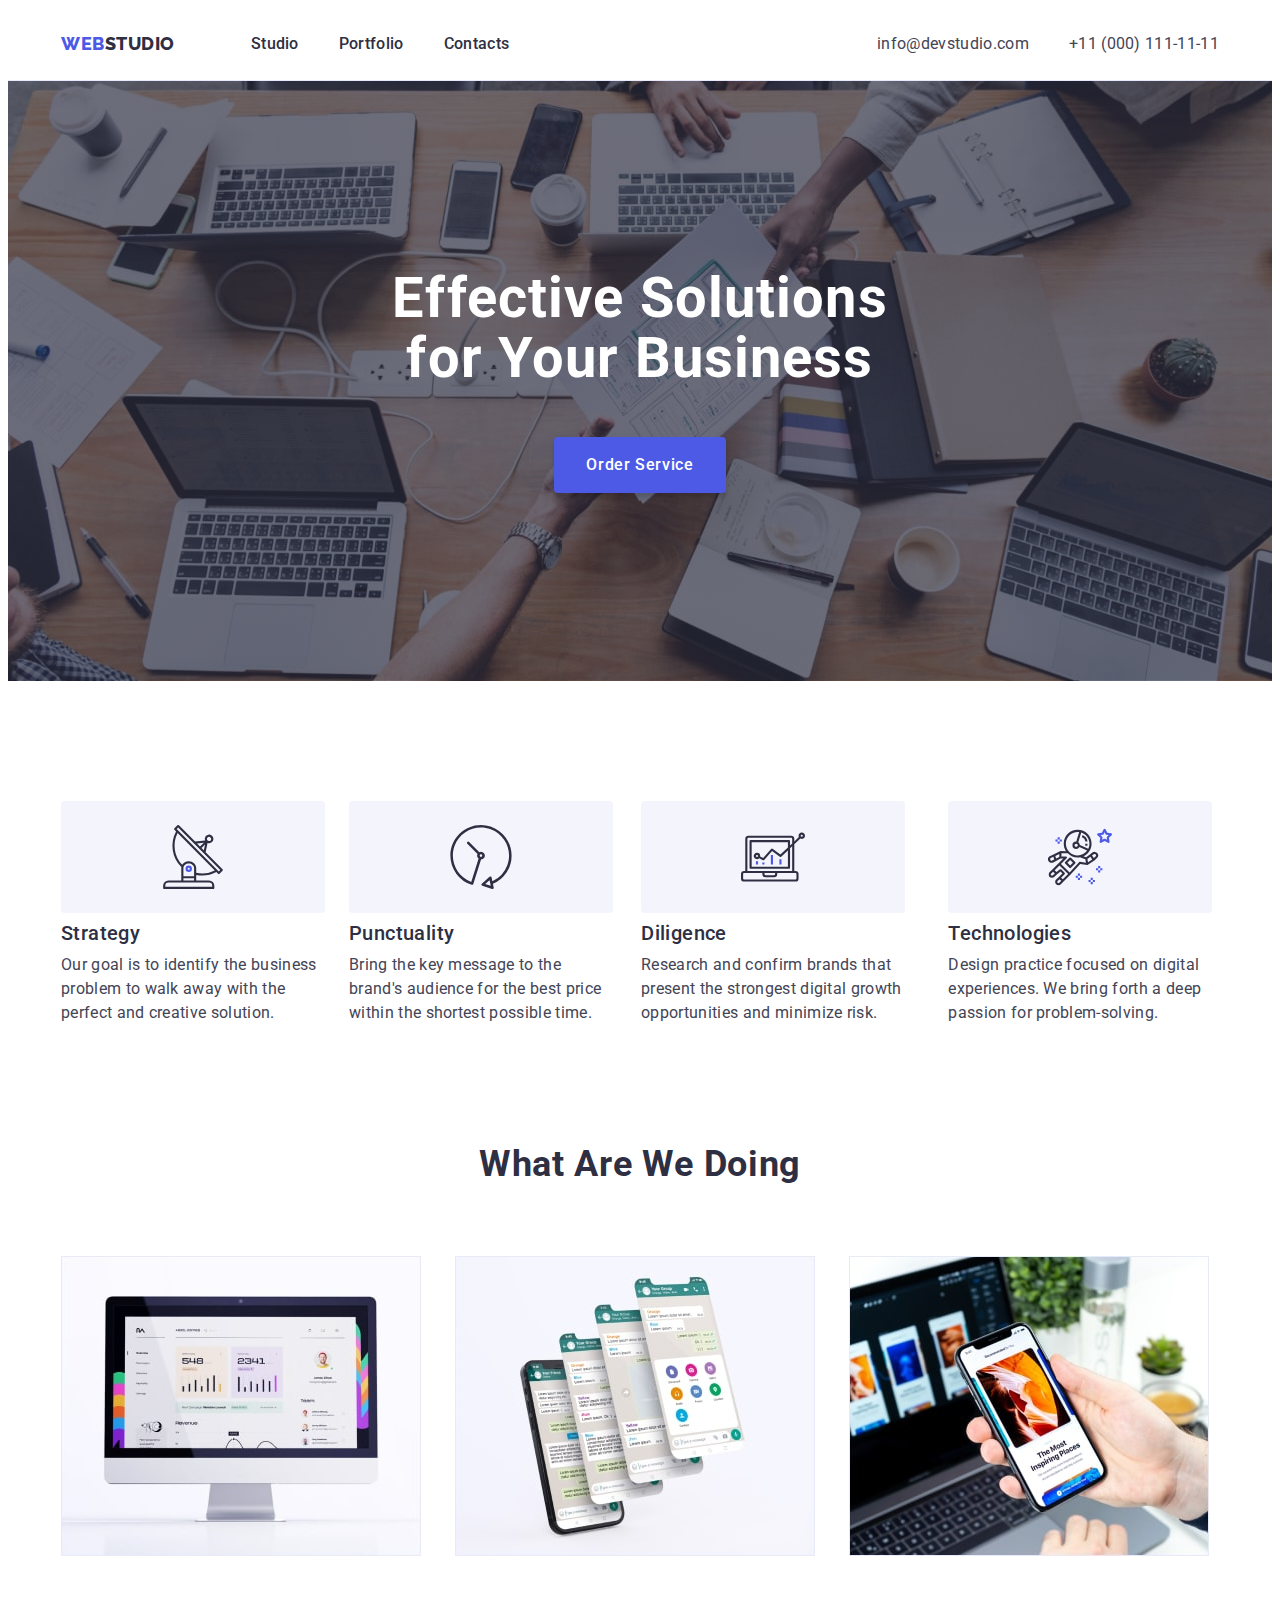
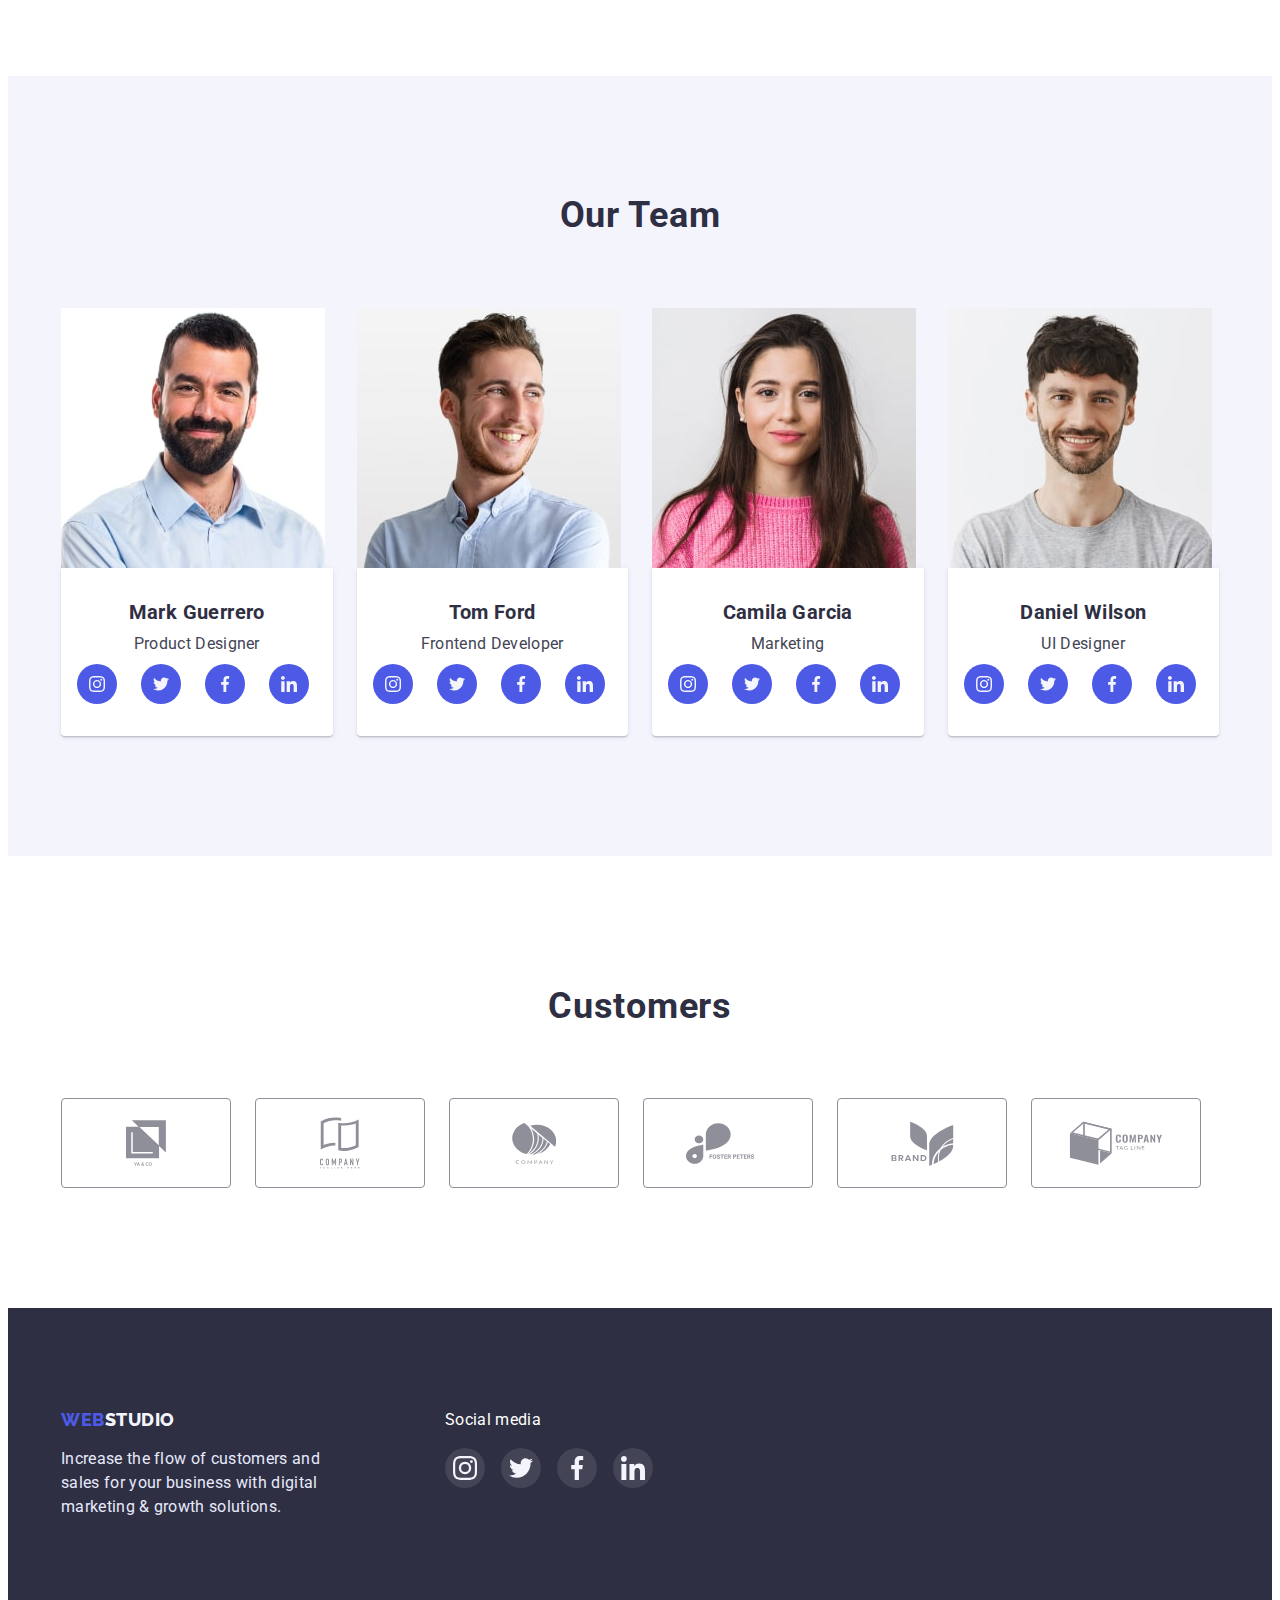
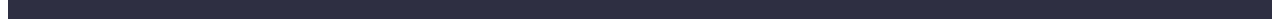
<file: index.html>
<!DOCTYPE html>  
<html lang="en">  
<head>
    <meta charset="UTF-8">
    <meta http-equiv="X-UA-Compatible" content="IE=edge">
    <meta name="viewport" content="width=device-width, initial-scale=1.0">
    <title>WebStudio</title>
    <link rel="stylesheet" href="https://cdnjs.cloudflare.com/ajax/libs/modern-normalize/1.1.0/modern-normalize.min.css" integrity="sha512-wpPYUAdjBVSE4KJnH1VR1HeZfpl1ub8YT/NKx4PuQ5NmX2tKuGu6U/JRp5y+Y8XG2tV+wKQpNHVUX03MfMFn9Q==" crossorigin="anonymous" referrerpolicy="no-referrer" />
    <link rel="stylesheet" href="./css/styles.css">
    <link rel="preconnect" href="https://fonts.googleapis.com">
<link rel="preconnect" href="https://fonts.gstatic.com" crossorigin>
<link href="https://fonts.googleapis.com/css2?family=Raleway:wght@800&family=Roboto:wght@400;500;700;900&display=swap" rel="stylesheet">
</head>
<body>
<!--Header-->
<header class="header"> 
    <div class="container page-header-container">
    <nav class="header-navigation">
            <a href="./index.html" class="logo logo-color-grey link"><span class="logo logo-color-blue link">Web</span>Studio</a>
        <ul class="header-list list">
            <li class="header-item"><a href="index.html" class="header-link link">Studio</a></li>
            <li class="header-item"><a href="portfolio.html" class="header-link link">Portfolio</a></li>
            <li class="header-item"><a href="#" class="header-link link">Contacts</a></li>
        </ul>
    </nav>
    <address class="header-address">
        <ul class="header-list list">
            <li><a href="mailto:info@devstudio.com" class="header-mail link">info@devstudio.com</a></li>
            <li><a href="tel:+110001111111" class="header-tel link">+11 (000) 111-11-11</a></li>
        </ul>
    </address>
    </div>
</header>
<!--/Header-->
    <main>
        <!--Hero Section-->
        <section class="hero"> 
            <div class="container">
            <h1 class="hero-title">Effective Solutions for Your Business</h1>
                <button type="button" class="hero-btn">Order Service</button>
            </div> 
        </section>
        <!--Hero Section-->

        <!--About Section-->
        <section class="about section">
            <div class="container">
            <h2 class="visually-hidden">Advantages</h2>
        <ul class="about-list list">
            <li class="about-item ">
                <h3 class="about-item-title ">Strategy</h3>
                <p class="about-item-list">Our goal is to identify the business problem to walk away with the perfect and creative solution.</p>
            </li>
            <li class="about-item">
                <h3 class="about-item-title">Punctuality</h3>
                <p class="about-item-list">Bring the key message to the brand's audience for the best price within the shortest possible time.</p>
            </li>
            <li class="about-item">
                <h3 class="about-item-title">Diligence</h3>
                <p class="about-item-list">Research and confirm brands that present the strongest digital growth opportunities and minimize risk.</p>
            </li>
            <li class="about-item">
                <h3 class="about-item-title">Technologies</h3>
                <p class="about-item-list">Design practice focused on digital experiences. We bring forth a deep passion for problem-solving.</p>
            </li> 
        </ul>
            </div>
        </section>
        <!--/About Section-->

        <!-- Section Services -->
        <section class="services">
            <div class="container">
            <h2 class="services-feature-title">What are we doing</h2>
            <ul class="services-item list">
                <li class="services-portfolio-item-img"><img src="./images/what-are-we-doing_1.jpg" alt="on the computer" width="360" height="300"></li>
                <li class="services-portfolio-item-img"><img src="./images/what-are-we-doing_2.jpg" alt="different topics" width="360" height="300"></li>
                <li class="services-portfolio-item-img"><img src="./images/what-are-we-doing_3.jpg" alt="different possibilities" width="360" height="300"></li>
            </ul>
            </div>
        </section>
        <!--/Section Services-->

        <!--Section Feature-->
        <section class="feature section">
            <div class="container">
            <h2 class="services-feature-title">Our Team</h2>
            <ul class="feature-list list">
                <li class="feature-item">
                <img 
                src="./images/avatar-1.jpg" 
                alt="Mark Guerrero"
                width="264" height="260">
                <div class="feature-card-content-item">
                <h3 class="feature-title-2">Mark Guerrero</h3>
                <p class="feture-subtitle">Product Designer</p>
                <ul class="social-list list">
                    <li class="social-list-item">
                        <a href="" class="social-list-link">
                            <svg class="social-list-icon" width="16" height="16">
                                <use href="./images/sprite.svg#instagram"></use>
                            </svg>
                        </a>
                    </li>
                    <li class="social-list-item">
                        <a href="" class="social-list-link">
                            <svg class="social-list-icon" width="16" height="16">
                                <use href="./images/sprite.svg#twitter"></use>
                            </svg>
                        </a>
                    </li>
                    <li class="social-list-item">
                        <a href="" class="social-list-link">
                            <svg class="social-list-icon" width="16" height="16">
                                <use href="./images/sprite.svg#facebook"></use>
                            </svg>
                        </a>
                    </li>
                    <li class="social-list-item">
                        <a href="" class="social-list-link">
                            <svg class="social-list-icon" width="16" height="16">
                                <use href="./images/sprite.svg#linkedin"></use>
                            </svg>
                        </a>
                    </li>
                </ul>
                </div>
                </li>

                <li class="feature-item">
                <img 
                src="./images/avatar-2.jpg" 
                alt="Tom Ford"
                width="264" height="260">
                <div class="feature-card-content-item">
                <h3 class="feature-title-2">Tom Ford</h3>
                <p class="feture-subtitle">Frontend Developer</p>
                <ul class="social-list list">
                    <li class="social-list-item">
                        <a href="" class="social-list-link">
                            <svg class="social-list-icon" width="16" height="16">
                                <use href="./images/sprite.svg#instagram"></use>
                            </svg>
                        </a>
                    </li>
                    <li class="social-list-item">
                        <a href="" class="social-list-link">
                            <svg class="social-list-icon" width="16" height="16">
                                <use href="./images/sprite.svg#twitter"></use>
                            </svg>
                        </a>
                    </li>
                    <li class="social-list-item">
                        <a href="" class="social-list-link">
                            <svg class="social-list-icon" width="16" height="16">
                                <use href="./images/sprite.svg#facebook"></use>
                            </svg>
                        </a>
                    </li>
                    <li class="social-list-item">
                        <a href="" class="social-list-link">
                            <svg class="social-list-icon" width="16" height="16">
                                <use href="./images/sprite.svg#linkedin"></use>
                            </svg>
                        </a>
                    </li>
                </ul>
                </div>
                </li>

                <li class="feature-item">
                <img 
                src="./images/avatar-3.jpg" 
                alt="Camila Garcia"
                width="264" height="260">
                <div class="feature-card-content-item">
                <h3 class="feature-title-2">Camila Garcia</h3>
                <p class="feture-subtitle">Marketing</p>
                <ul class="social-list list">
                    <li class="social-list-item">
                        <a href="" class="social-list-link">
                            <svg class="social-list-icon" width="16" height="16">
                                <use href="./images/sprite.svg#instagram"></use>
                            </svg>
                        </a>
                    </li>
                    <li class="social-list-item">
                        <a href="" class="social-list-link">
                            <svg class="social-list-icon" width="16" height="16">
                                <use href="./images/sprite.svg#twitter"></use>
                            </svg>
                        </a>
                    </li>
                    <li class="social-list-item">
                        <a href="" class="social-list-link">
                            <svg class="social-list-icon" width="16" height="16">
                                <use href="./images/sprite.svg#facebook"></use>
                            </svg>
                        </a>
                    </li>
                    <li class="social-list-item">
                        <a href="" class="social-list-link">
                            <svg class="social-list-icon" width="16" height="16">
                                <use href="./images/sprite.svg#linkedin"></use>
                            </svg>
                        </a>
                    </li>
                </ul>
                </div>
                </li>

                <li class="feature-item">
                <img 
                src="./images/avatar-4.jpg" 
                alt="Daniel Wilson"
                width="264" height="260">
                <div class="feature-card-content-item">
                <h3 class="feature-title-2">Daniel Wilson</h3>
                <p class="feture-subtitle">UI Designer</p>
                <ul class="social-list list">
                    <li class="social-list-item">
                        <a href="" class="social-list-link">
                            <svg class="social-list-icon" width="16" height="16">
                                <use href="./images/sprite.svg#instagram"></use>
                            </svg>
                        </a>
                    </li>
                    <li class="social-list-item">
                        <a href="" class="social-list-link">
                            <svg class="social-list-icon" width="16" height="16">
                                <use href="./images/sprite.svg#twitter"></use>
                            </svg>
                        </a>
                    </li>
                    <li class="social-list-item">
                        <a href="" class="social-list-link">
                            <svg class="social-list-icon" width="16" height="16">
                                <use href="./images/sprite.svg#facebook"></use>
                            </svg>
                        </a>
                    </li>
                    <li class="social-list-item">
                        <a href="" class="social-list-link">
                            <svg class="social-list-icon" width="16" height="16">
                                <use href="./images/sprite.svg#linkedin"></use>
                            </svg>
                        </a>
                    </li>
                </ul>
                </div>
                </li>
            </ul>
        </div>
        </section>
        <!--/Section Feature-->

        <!--Section Customers-->
        <section class="customers">
            <div class="container">
            <h2 class="customers-title">Customers</h2>
            <ul class="client-list list">
                <li class="client-list-item">
                    <a href="" class="client-list-link">
                        <svg class="client-list-icon" width="40" height="52">
                            <use href="./images/sprite.svg#client-1"></use>
                        </svg>
                    </a>
                </li>
                <li class="client-list-item">
                    <a href="" class="client-list-link">
                        <svg class="client-list-icon" width="40" height="52">
                            <use href="./images/sprite.svg#client-2"></use>
                        </svg>
                    </a>
                </li>
                <li class="client-list-item">
                    <a href="" class="client-list-link">
                        <svg class="client-list-icon" width="44" height="41">
                            <use href="./images/sprite.svg#client-3"></use>
                        </svg>
                    </a>
                </li>
                <li class="client-list-item">
                    <a href="" class="client-list-link">
                        <svg class="client-list-icon" width="84" height="41">
                            <use href="./images/sprite.svg#client-4"></use>
                        </svg>
                    </a>
                </li>
                <li class="client-list-item">
                    <a href="" class="client-list-link">
                        <svg class="client-list-icon" width="63" height="45">
                            <use href="./images/sprite.svg#client-5"></use>
                        </svg>
                    </a>
                </li>
                <li class="client-list-item">
                    <a href="" class="client-list-link">
                        <svg class="client-list-icon" width="94" height="44">
                            <use href="./images/sprite.svg#client-6"></use>
                        </svg>
                    </a>
                </li>
            </ul>
        </div>
        </section>
        <!--/Section Customers-->
    </main>
    <!--Footer-->
    <footer class="footer">
        <div class="container page-footer-container">
            <div class="footer-block">
        <a href="./index.html" class="logo logo-color-white link"><span class="logo logo-color-blue link">Web</span>Studio</a>
        <p class="footer-item">Increase the flow of customers and sales for your business with digital marketing & growth solutions.</p>
            </div>
            <div class="footer-icon">
                <p class="footer-icon-title">Social media</p>
                <ul class="footer-list list">
                    <li class="footer-list-item">
                        <a href="" class="footer-list-link">
                            <svg class="footer-list-icon" width="24" height="24">
                                <use href="./images/sprite.svg#instagram"></use>
                            </svg>
                        </a>
                    </li>
                    <li class="footer-list-item">
                        <a href="" class="footer-list-link">
                            <svg class="footer-list-icon" width="24" height="24">
                                <use href="./images/sprite.svg#twitter"></use>
                            </svg>
                        </a>
                    </li>
                    <li class="footer-list-item">
                        <a href="" class="footer-list-link">
                            <svg class="footer-list-icon" width="24" height="24">
                                <use href="./images/sprite.svg#facebook"></use>
                            </svg>
                        </a>
                    </li>
                    <li class="footer-list-item">
                        <a href="" class="footer-list-link">
                            <svg class="footer-list-icon" width="24" height="24">
                                <use href="./images/sprite.svg#linkedin"></use>
                            </svg>
                        </a>
                    </li>
                </ul>
            </div>
        </div>
    </footer>
    <!--/Footer-->
</body>
</html>
</file>
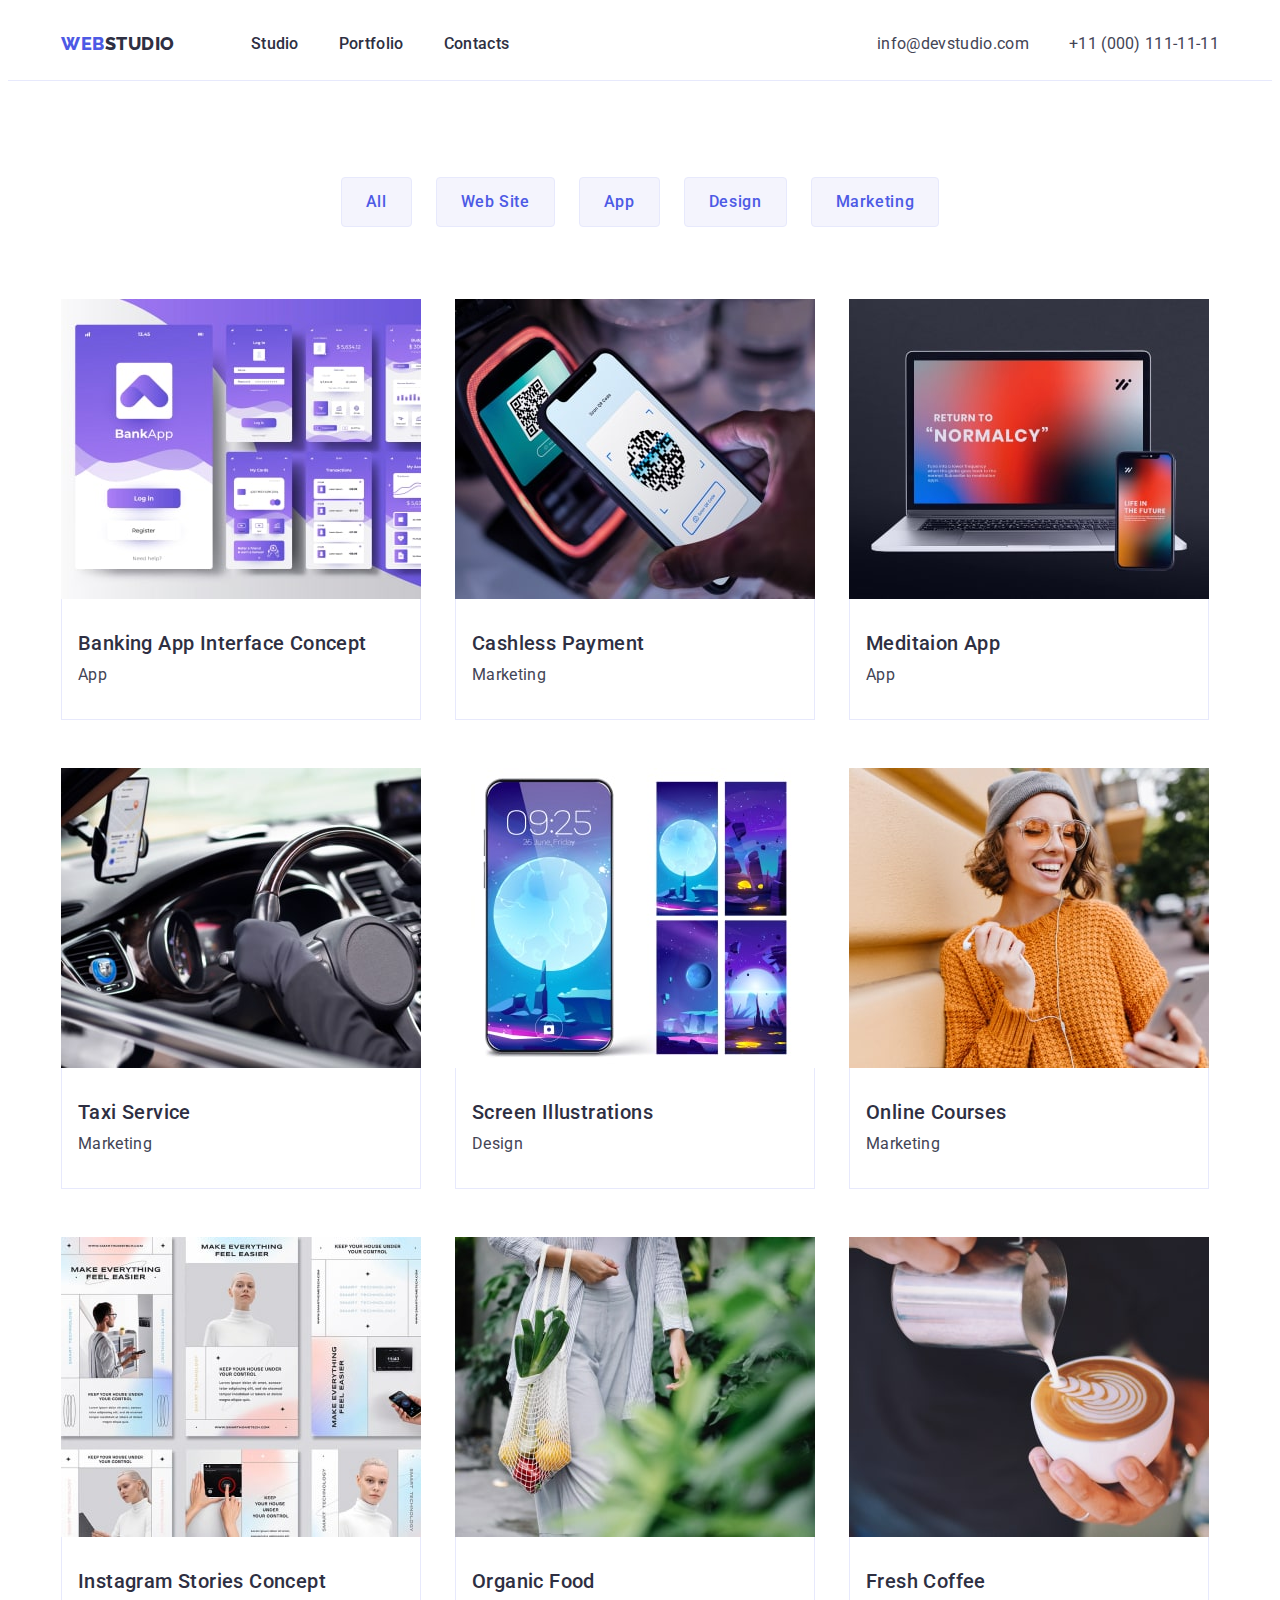
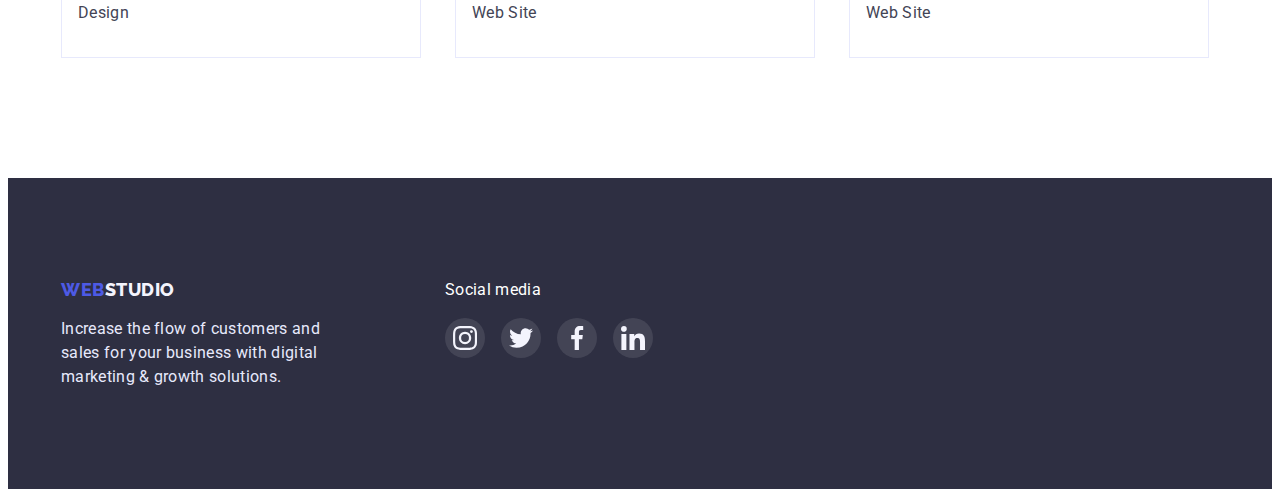
<file: portfolio.html>
<!DOCTYPE html>
<html lang="en">
<head>
    <meta charset="UTF-8">
    <meta http-equiv="X-UA-Compatible" content="IE=edge">
    <meta name="viewport" content="width=device-width, initial-scale=1.0">
    <title>Portfolio</title>
    <link rel="stylesheet" href="https://cdnjs.cloudflare.com/ajax/libs/modern-normalize/1.1.0/modern-normalize.min.css" integrity="sha512-wpPYUAdjBVSE4KJnH1VR1HeZfpl1ub8YT/NKx4PuQ5NmX2tKuGu6U/JRp5y+Y8XG2tV+wKQpNHVUX03MfMFn9Q==" crossorigin="anonymous" referrerpolicy="no-referrer"/>
    <link rel="stylesheet" href="./css/styles.css">
    <link rel="preconnect" href="https://fonts.googleapis.com">
<link rel="preconnect" href="https://fonts.gstatic.com" crossorigin>
<link href="https://fonts.googleapis.com/css2?family=Raleway:wght@800&family=Roboto:wght@400;500;700;900&display=swap" rel="stylesheet">
</head>
<body>
    <!--Header-->
<header class="header">
    <div class="container page-header-container">
    <nav class="header-navigation">
            <a href="./index.html" class="logo logo-color-grey link"><span class="logo logo-color-blue link">Web</span>Studio</a>
        <ul class="header-list list">
            <li class="header-item"><a href="index.html" class="header-link link">Studio</a></li>
            <li class="header-item"><a href="portfolio.html" class="header-link link">Portfolio</a></li>
            <li class="header-item"><a href="#" class="header-link link">Contacts</a></li>
        </ul>
    </nav>
    <address class="header-address">
        <ul class="header-list list">
            <li><a href="mailto:info@devstudio.com" class="header-mail link">info@devstudio.com</a></li>
            <li><a href="tel:+110001111111" class="header-tel link">+11 (000) 111-11-11</a></li>
        </ul>
    </address>
    </div>
</header>
<!--/Header-->
<main>
<!--Portfolio Section-->
<section class="portfolio">
    <div class="container">
    <h1 class="visually-hidden">Advantages</h1>
<ul class="btn-list list">
<li class="btn-item"><button type="button" class="btn-portfolio">All</button></li>
<li class="btn-item"><button type="button" class="btn-portfolio">Web Site</button></li>
<li class="btn-item"><button type="button" class="btn-portfolio">App</button></li>
<li class="btn-item"><button type="button" class="btn-portfolio">Design</button></li>
<li class="btn-item"><button type="button" class="btn-portfolio">Marketing</button></li>
</ul>

   <ul class="portfolio-list list">
    <li class="services-portfolio-item-img">
        <a href="" class="link portfolio-card">
        <img src="./images/img-potfolio-1.jpg" alt="img-potfolio-1" width="360" height="300">
            <div class="portfolio-card-content-item">
        <h2 class="portfolio-title">Banking App Interface Concept</h2>
        <p class="portfolio-subtitle">App</p>
            </div>
        </a>
    </li>

    <li class="services-portfolio-item-img">
        <a href="" class="link portfolio-card">
        <img src="./images/img-potfolio-2.jpg" alt="img-potfolio-2" width="360" height="300">
            <div class="portfolio-card-content-item">
        <h2 class="portfolio-title">Cashless Payment</h2>
        <p class="portfolio-subtitle">Marketing</p>
            </div>
        </a>
    </li>

    <li class="services-portfolio-item-img">
        <a href="" class="link portfolio-card">
        <img src="./images/img-potfolio-3.jpg" alt="img-potfolio-3" width="360" height="300">
            <div class="portfolio-card-content-item">
        <h2 class="portfolio-title">Meditaion App</h2>
        <p class="portfolio-subtitle">App</p>
            </div>
        </a>
    </li>

    <li class="services-portfolio-item-img">
        <a href="" class="link portfolio-card">
        <img src="./images/img-potfolio-4.jpg" alt="img-potfolio-4" width="360" height="300">
            <div class="portfolio-card-content-item">
        <h2 class="portfolio-title">Taxi Service</h2>
        <p class="portfolio-subtitle">Marketing</p>
            </div>
        </a>
    </li>

    <li class="services-portfolio-item-img">
        <a href="" class="link portfolio-card">
        <img src="./images/img-potfolio-5.jpg" alt="img-potfolio-5" width="360" height="300">
            <div class="portfolio-card-content-item">
        <h2 class="portfolio-title">Screen Illustrations</h2>
        <p class="portfolio-subtitle">Design</p>
            </div>
        </a>
    </li>

    <li class="services-portfolio-item-img">
        <a href="" class="link portfolio-card">

        <img src="./images/img-potfolio-6.jpg" alt="img-potfolio-6" width="360" height="300">
            <div class="portfolio-card-content-item">
        <h2 class="portfolio-title">Online Courses</h2>
        <p class="portfolio-subtitle">Marketing</p>
            </div>
        </a>
    </li>

    <li class="services-portfolio-item-img">
        <a href="" class="link portfolio-card">
        <img src="./images/img-potfolio-7.jpg" alt="img-potfolio-7" width="360" height="300">
            <div class="portfolio-card-content-item">
        <h2 class="portfolio-title">Instagram Stories Concept</h2>   
        <p class="portfolio-subtitle">Design</p>
            </div>
        </a>
    </li>

    <li class="services-portfolio-item-img">
        <a href="" class="link portfolio-card">
        <img src="./images/img-potfolio-8.jpg" alt="img-potfolio-8" width="360" height="300">
            <div class="portfolio-card-content-item">
        <h2 class="portfolio-title">Organic Food</h2>
        <p class="portfolio-subtitle">Web Site</p>
            </div>
        </a>
    </li>

    <li class="services-portfolio-item-img">
        <a href="" class="link portfolio-card">
        <img src="./images/img-potfolio-9.jpg" alt="img-potfolio-9" width="360" height="300">
            <div class="portfolio-card-content-item">
        <h2 class="portfolio-title">Fresh Coffee</h2>
        <p class="portfolio-subtitle">Web Site</p>
            </div>
        </a>
    </li>
   </ul>
</div>
</section>
<!--/Portfolio Section-->
</main>
<!--Footer-->
<footer class="footer">
    <div class="container page-footer-container">
        <div class="footer-block">
    <a href="./index.html" class="logo logo-color-white link"><span class="logo logo-color-blue link">Web</span>Studio</a>
    <p class="footer-item">Increase the flow of customers and sales for your business with digital marketing & growth solutions.</p>
        </div>
        <div class="footer-icon">
            <p class="footer-icon-title">Social media</p>
            <ul class="footer-list list">
                <li class="footer-list-item">
                    <a href="" class="footer-list-link">
                        <svg class="footer-list-icon" width="24" height="24">
                            <use href="./images/sprite.svg#instagram"></use>
                        </svg>
                    </a>
                </li>
                <li class="footer-list-item">
                    <a href="" class="footer-list-link">
                        <svg class="footer-list-icon" width="24" height="24">
                            <use href="./images/sprite.svg#twitter"></use>
                        </svg>
                    </a>
                </li>
                <li class="footer-list-item">
                    <a href="" class="footer-list-link">
                        <svg class="footer-list-icon" width="24" height="24">
                            <use href="./images/sprite.svg#facebook"></use>
                        </svg>
                    </a>
                </li>
                <li class="footer-list-item">
                    <a href="" class="footer-list-link">
                        <svg class="footer-list-icon" width="24" height="24">
                            <use href="./images/sprite.svg#linkedin"></use>
                        </svg>
                    </a>
                </li>
            </ul>
        </div>
    </div>
</footer>
<!--/Footer-->
</body>
</html>
</file>
<file: css/styles.css>
:root { 
    --main-title-color: #FFFFFF;
    --secondary-title-color: #2E2F42;
    --accent-color: #434455;
    --button-color-portfolio:#4D5AE5;
    --hover-color:#404BBF;
    --footer-item-background:#E7E9FC; 
    --footer-item-color:#F4F4FD;
    --client-list: #8E8F99;
    --footer-list-link: rgba(49, 208, 170, 1);
    --footer-list: rgba(255, 255, 255, 0.1);
    --card-shadow: 0px 1px 6px rgba(46, 47, 66, 0.08), 0px 1px 1px rgba(46, 47, 66, 0.16), 0px 2px 1px rgba(46, 47, 66, 0.08);
    --btn-shadow: 0px 4px 4px rgba(0, 0, 0, 0.15);
    --portfolio-card: 0px 4px 4px rgba(0, 0, 0, 0.25);
    --card-set-gap: 24px;
    --padding-hero-btn-portfolio-card: 16px;
    --margin-footer-item: 16px;
    --padding-header-btn-portfolio: 24px;
    --padding-hero-btn-feature-portfolio-card: 32px;
    --margine-about-feature-footer-portfolio-title: 8px;
    --margine-services-feature-title-portfolio-btn-list: 72px;
    --btn-radius: 4px;
    --section-pading: 120px;
    --border-radius: 50%;
}
h1,
h2,
h3,
h4,
h5,
h6,
p {
    margin: 0;
}
ul {
    margin: 0;
    padding-left: 0;
}
img {
    display: block;
}
button {
    cursor: pointer;
}
body {
    font-family: 'Roboto', sans-serif;
    color: var(--accent-color);
}
.container {
    width: 1158px;
    margin: 0 auto;
    padding: 0 15px;
}
.list {
    list-style-type: none;
}
.link {
    text-decoration: none;
}
.visually-hidden {
    position: absolute;
    width: 1px;
    height: 1px;
    margin: -1px;
    border: 0;
    padding: 0;
    
    white-space: nowrap;
    clip-path: inset(100%);
    clip: rect(0 0 0 0);
    overflow: hidden;
}
.section {
    padding: var(--section-pading) 0;
}

/*-----------------Header--------------------*/

.header {
    max-width: 1440px;
    margin: 0 auto;
    padding: var(--padding-header-btn-portfolio) 0;
    border-bottom: 1px solid var(--footer-item-background);
}
.page-header-container {
    display: flex;
    align-items: center;
    justify-content: space-between;
}
.header-navigation {
    display: flex;
    gap: 76px;
}
.logo:not(span) {
    font-family: 'Raleway';
    font-weight: 800;
    font-size: 18px;
    line-height: 1.3;
    letter-spacing: 0.03em;
    text-transform: uppercase;
}
.logo-color-grey {
    color: var(--secondary-title-color);
}
.logo-color-blue {
    color: var(--button-color-portfolio);
}
.logo-color-white {
    color: var(--footer-item-color);
}
.header-list {
    display: flex;  
    gap: 40px;
}
.header-link {
    font-weight: 500;
    font-size: 16px; 
    line-height: 1.5;
    letter-spacing: 0.02em;
    color: var(--secondary-title-color);
}
.header-link:hover,:focus {
    color: var(--hover-color);
    background: none;
    box-shadow: none;
}
.header-address {
    font-style: normal;
}
.header-mail {
    font-size: 16px;
    line-height: 1.5;
    letter-spacing: 0.02em;
    color: var(--accent-color);
}
.header-mail:hover,:focus {
    color: var(--hover-color);
    background: none;
    box-shadow: none;
}
.header-tel {
    font-size: 16px;
    line-height: 1.5;
    letter-spacing: 0.02em;
    color: var(--accent-color);
}
.header-tel:hover,:focus {
    color: var(--hover-color);
    background: none;
    box-shadow: none;
}

/*-----------------Hero--------------------*/

.hero {
    max-width: 1440px;
    margin: 0 auto;
    padding: 188px 0;
    text-align: center;
    background-size: cover;
    background-color: var(--secondary-title-color);
    background-image: linear-gradient(rgba(46, 47, 66, 0.7), rgba(46, 47, 66, 0.7)),
    url(../images/people-office.jpg); 
    background-position: center center;
    background-repeat: no-repeat;
}
.hero-title {
    font-size: 56px;
    line-height: 1.07;
    letter-spacing: 0.02em;
    color: var(--main-title-color);
    width: 496px;
    margin: 0 auto 48px;
}
.hero-btn {
    padding: var(--padding-hero-btn-portfolio-card) var(--padding-hero-btn-feature-portfolio-card);
    border-radius: var(--btn-radius);
    border: none;
    box-shadow: var(--btn-shadow);
    font-family: inherit;
    font-weight: 500;
    font-size: 16px;
    line-height: 1.5;
    letter-spacing: 0.04em;
    color: var(--main-title-color);
    background: var(--button-color-portfolio);
}
.hero-btn:hover {
    background: var(--hover-color);
}
.hero-btn:focus {
    background: var(--hover-color);
}

/*-----------------About--------------------*/

.about {

}
.about-list {
    display: flex;
    gap: var(--card-set-gap);
}
.about-item {
    
}
.about-item::before {
    content: '';
    display: block;
    width: 264px;
    height: 112px;
    background-repeat: no-repeat;
    background-position: center center;
    background-color: var(--footer-item-color);
    border-radius: var(--btn-radius);
}
.about-item:nth-child(1)::before {
    background-image: url('../images/antenna.svg');
}
.about-item:nth-child(2)::before {
    background-image: url('../images/vector.svg');
}
.about-item:nth-child(3)::before {
    background-image: url('../images/diagram.svg');
}
.about-item:nth-child(4)::before {
    background-image: url('../images/astronaut.svg');
}
.about-item-title {
    font-weight: 500;
    font-size: 20px;
    line-height: 1.2;
    letter-spacing: 0.02em;
    color: var(--secondary-title-color);
    margin: var(--margine-about-feature-footer-portfolio-title) 0;
}
.about-item-list {
    font-size: 16px;
    line-height: 1.5;
    letter-spacing: 0.02em;
    color: var(--accent-color);
}
/*-----------------Srevices--------------------*/

.services {
    padding-bottom: var(--section-pading);
}
.services-feature-title {
    font-size: 36px;
    line-height: 1.1;
    text-align: center;
    letter-spacing: 0.02em;
    text-transform: capitalize; 
    color: var(--secondary-title-color);
    margin-bottom: var(--margine-services-feature-title-portfolio-btn-list);
}
.services-item {
    display: flex;
    gap: var(--card-set-gap);
    
}
.services-portfolio-item-img {
    flex-basis: calc((100% - 48px) / 3);
}
/*-----------------Feature--------------------*/

.feature {
    max-width: 1440px;
    margin: 0 auto;
    background: var(--footer-item-color);
    
}
.feature-list {
    display: flex;
    gap: var(--card-set-gap);
}
.feature-item {
    flex-basis: calc((100% - 72px) / 4);
}
.feature-title-2 {
    font-size: 20px;
    line-height: 1.2;
    text-align: center;
    letter-spacing: 0.02em;
    color: var(--secondary-title-color);
    margin-bottom: var(--margine-about-feature-footer-portfolio-title);    
}
.feture-subtitle {
    font-size: 16px;
    line-height: 1.5;
    text-align: center;
    letter-spacing: 0.02em;
    color: var(--accent-color);
    margin-bottom: var(--margine-about-feature-footer-portfolio-title);  
}
.feature-card-content-item {
    border-radius: 0px 0px var(--btn-radius) var(--btn-radius);
    box-shadow: var(--card-shadow);
    padding: var(--padding-hero-btn-feature-portfolio-card) 0;
    background: var(--main-title-color);
    border: none;
}
.social-list {
    display: flex;
    padding: 0 var(--padding-hero-btn-portfolio-card);
    gap: var(--card-set-gap);
}
.social-list-item {

}
.social-list-link {
    display: flex;
    justify-content: center;
    align-items: center;
    width: 40px;
    height: 40px;
    border-radius: var(--border-radius);
    background-color: var(--button-color-portfolio)
}
.social-list-link:hover,:focus {
    background-color: var(--hover-color);
}
.social-list-icon {
    fill: var(--footer-item-color);
}

/*-----------------Section Customers-------------------*/

.customers {
    padding: 130px 0 var(--section-pading) 0;
}
.customers-title {
    font-weight: 700;
    font-size: 36px;
    line-height: 40px;
    text-align: center;
    letter-spacing: 0.02em;
    color: var(--secondary-title-color);
    margin-bottom: var(--margine-services-feature-title-portfolio-btn-list);
}
.client-list {
    display: flex;
    flex-wrap: wrap;
    gap: var(--card-set-gap);
}
.client-list-item {
   list-style: none;
}
.client-list-link {
    display: flex;
    justify-content: center;
    align-items: center;
    border: 1px solid var(--client-list);
    border-radius: var(--btn-radius);
    width: 168px;
    height: 88px;
    color: var(--client-list);
}   
.client-list-link:hover,:focus {
    border-color: var(--hover-color);
    color: var(--hover-color);
}
.client-list-icon {
    fill: currentColor;
}
/*-----------------Footer--------------------*/

.footer {
    max-width: 1440px;
    margin: 0 auto;
    background: var(--secondary-title-color);
    padding: 100px 0;
}
.page-footer-container {
    display: flex;
    gap: 120px;
}
.footer-block {
    width: 264px;
}
.footer-item {
    font-size: 16px;
    line-height: 1.5;
    letter-spacing: 0.02em;
    color: var(--footer-item-background);
    margin-top: var(--margin-footer-item);
}
.footer-icon {
}
.footer-icon-title {
    font-size: 16px;
    line-height: 24px;
    letter-spacing: 0.02em;
    color: var(--main-title-color);
    margin-bottom: var(--margin-footer-item);
}
.footer-list {
    display: flex;
    gap: 16px;
}
.footer-list-item {

}
.footer-list-link {
    display: flex;
    justify-content: center;
    align-items: center;
    border-radius: var(--border-radius);
    background: var(--footer-list);
    width: 40px;
    height: 40px;
    fill: var(--footer-item-color);
}
.footer-list-link:hover,:focus {
    background-color: var(--footer-list-link);
}
.footer-list-icon {
}
/*-----------------Potfolio Section--------------------*/

.portfolio {
    padding: 96px 0 var(--section-pading);
}
.btn-list{
    margin-bottom: var(--margine-services-feature-title-portfolio-btn-list);
    display: flex;
    gap: var(--card-set-gap);
    flex-direction: row;
    justify-content: center;
    align-items: center;
    border-radius: var(--btn-radius);
}
.btn-item {
    
}
.btn-portfolio {
    font-family: inherit;
    font-weight: 500;
    font-size: 16px;
    line-height: 1.5;
    letter-spacing: 0.04em;
    color: var(--button-color-portfolio);
    background: var(--footer-item-color);
    border: 1px solid var(--footer-item-background);
    padding: 12px var(--padding-header-btn-portfolio);
    border-radius: var(--btn-radius);
}
.btn-portfolio:hover,:focus {
    background: var(--hover-color);
    color: var(--footer-item-color);
}
.portfolio-list {
    display: flex;
    flex-wrap: wrap;
    column-gap: var(--card-set-gap);
    row-gap: 48px
}

.portfolio-card {
    display: inline-block;
}   
.portfolio-card:hover,:focus {
    box-shadow: var(--portfolio-card);
}
.portfolio-card-content-item {
    padding: var(--padding-hero-btn-feature-portfolio-card) 0 var(--padding-hero-btn-feature-portfolio-card) var(--padding-hero-btn-portfolio-card);
    background: var(--main-title-color);
    border: 1px solid var(--footer-item-background);
    border-top: none;
}
.portfolio-title {
    font-weight: 500;
    font-size: 20px;
    line-height: 1.2;
    letter-spacing: 0.02em;
    color: var(--secondary-title-color);
    margin-bottom: var(--margine-about-feature-footer-portfolio-title);
}
.portfolio-subtitle {
    font-size: 16px;
    line-height: 1.5;
    letter-spacing: 0.02em;
    color: var(--accent-color); 
}
</file>
